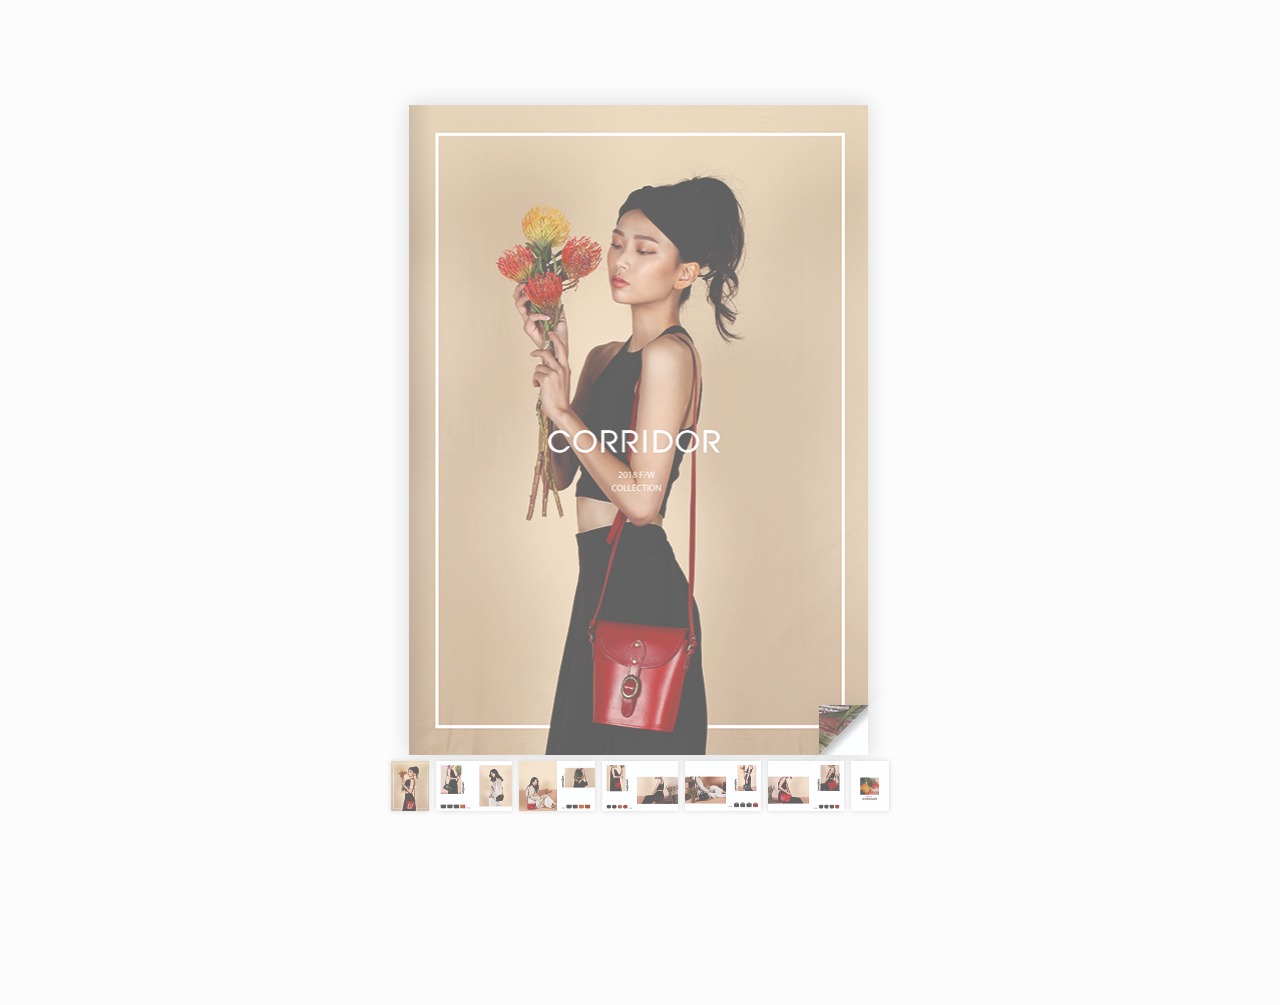
<file: blog_sub/lookbook/samples/corridor/corridor.html>
<!doctype html>
<!--[if lt IE 7 ]> <html lang="en" class="ie6"> <![endif]-->
<!--[if IE 7 ]>    <html lang="en" class="ie7"> <![endif]-->
<!--[if IE 8 ]>    <html lang="en" class="ie8"> <![endif]-->
<!--[if IE 9 ]>    <html lang="en" class="ie9"> <![endif]-->
<!--[if !IE]><!--> <html lang="en"> <!--<![endif]-->
<head>
<title>Using turn.js and the new zoom feature</title>
<meta name="viewport" content="width = 1050, user-scalable = no" />
<script type="text/javascript" src="../../extras/jquery.min.1.7.js"></script>
<script type="text/javascript" src="../../extras/modernizr.2.5.3.min.js"></script>
<script type="text/javascript" src="../../lib/hash.js"></script>

</head>
<body>

<div id="canvas">

<!--<div class="zoom-icon zoom-icon-in"></div>-->

<div class="magazine-viewport">
	<div class="container">
		<div class="magazine">
			<!-- Next button -->
			<div ignore="1" class="next-button"></div>
			<!-- Previous button -->
			<div ignore="1" class="previous-button"></div>
		</div>
	</div>
</div>

<!-- Thumbnails -->
<div class="thumbnails">
	<div>
		<ul>
			<li class="i">
				<img src="pages/1-thumb.jpg" width="76" height="100" class="page-1">
				<span>1</span>
			</li>
			<li class="d">
				<img src="pages/12-thumb.jpg" width="76" height="100" class="page-12">
				<img src="pages/13-thumb.jpg" width="76" height="100" class="page-13">
				<span>12-13</span>
			</li>
			<li class="d">
				<img src="pages/22-thumb.jpg" width="76" height="100" class="page-22">
				<img src="pages/23-thumb.jpg" width="76" height="100" class="page-23">
				<span>22-23</span>
			</li>
			<li class="d">
				<img src="pages/32-thumb.jpg" width="76" height="100" class="page-32">
				<img src="pages/33-thumb.jpg" width="76" height="100" class="page-33">
				<span>32-33</span>
			</li>
			<li class="d">
				<img src="pages/42-thumb.jpg" width="76" height="100" class="page-42">
				<img src="pages/43-thumb.jpg" width="76" height="100" class="page-43">
				<span>42-43</span>
			</li>
			<li class="d">
				<img src="pages/52-thumb.jpg" width="76" height="100" class="page-52">
				<img src="pages/53-thumb.jpg" width="76" height="100" class="page-53">
				<span>10-11</span>
			</li>
			<li class="i">
				<img src="pages/64-thumb.jpg" width="76" height="100" class="page-64">
				<span>64</span>
			</li>
		<ul>
	<div>	
</div>
</div>

<script type="text/javascript">

function loadApp() {

 	$('#canvas').fadeIn(1000);

 	var flipbook = $('.magazine');

 	// Check if the CSS was already loaded
	
	if (flipbook.width()==0 || flipbook.height()==0) {
		setTimeout(loadApp, 10);
		return;
	}
	
	// Create the flipbook

	flipbook.turn({
			
			// Magazine width

			width: 919,

			// Magazine height

			height: 650,

			// Duration in millisecond

			duration: 1000,

			// Hardware acceleration

			acceleration: !isChrome(),

			// Enables gradients

			gradients: true,
			
			// Auto center this flipbook

			autoCenter: true,

			// Elevation from the edge of the flipbook when turning a page

			elevation: 50,

			// The number of pages

			pages: 64,

			// Events

			when: {
				turning: function(event, page, view) {
					
					var book = $(this),
					currentPage = book.turn('page'),
					pages = book.turn('pages');
			
					// Update the current URI

					Hash.go('page/' + page).update();

					// Show and hide navigation buttons

					disableControls(page);
					

					$('.thumbnails .page-'+currentPage).
						parent().
						removeClass('current');

					$('.thumbnails .page-'+page).
						parent().
						addClass('current');



				},

				turned: function(event, page, view) {

					disableControls(page);

					$(this).turn('center');

					if (page==1) { 
						$(this).turn('peel', 'br');
					}

				},

				missing: function (event, pages) {

					// Add pages that aren't in the magazine

					for (var i = 0; i < pages.length; i++)
						addPage(pages[i], $(this));

				}
			}

	});

	// Zoom.js

	// $('.magazine-viewport').zoom({
	// 	flipbook: $('.magazine'),

	// 	max: function() { 
			
	// 		return largeMagazineWidth()/$('.magazine').width();

	// 	}, 

	// 	when: {

	// 		swipeLeft: function() {

	// 			$(this).zoom('flipbook').turn('next');

	// 		},

	// 		swipeRight: function() {
				
	// 			$(this).zoom('flipbook').turn('previous');

	// 		},

	// 		resize: function(event, scale, page, pageElement) {

	// 			if (scale==1)
	// 				loadSmallPage(page, pageElement);
	// 			else
	// 				loadLargePage(page, pageElement);

	// 		},

	// 		zoomIn: function () {

	// 			$('.thumbnails').hide();
	// 			$('.made').hide();
	// 			$('.magazine').removeClass('animated').addClass('zoom-in');
	// 			$('.zoom-icon').removeClass('zoom-icon-in').addClass('zoom-icon-out');
				
	// 			if (!window.escTip && !$.isTouch) {
	// 				escTip = true;

	// 				$('<div />', {'class': 'exit-message'}).
	// 					html('<div>Press ESC to exit</div>').
	// 						appendTo($('body')).
	// 						delay(2000).
	// 						animate({opacity:0}, 500, function() {
	// 							$(this).remove();
	// 						});
	// 			}
	// 		},

	// 		zoomOut: function () {

	// 			$('.exit-message').hide();
	// 			$('.thumbnails').fadeIn();
	// 			$('.made').fadeIn();
	// 			$('.zoom-icon').removeClass('zoom-icon-out').addClass('zoom-icon-in');

	// 			setTimeout(function(){
	// 				$('.magazine').addClass('animated').removeClass('zoom-in');
	// 				resizeViewport();
	// 			}, 0);

	// 		}
	// 	}
	// });

	// // Zoom event

	// // if ($.isTouch)
	// // 	$('.magazine-viewport').bind('zoom.doubleTap', zoomTo);
	// // else
	// // 	$('.magazine-viewport').bind('zoom.tap', zoomTo);


	// // Using arrow keys to turn the page

	// $(document).keydown(function(e){

	// 	var previous = 37, next = 39, esc = 27;

	// 	switch (e.keyCode) {
	// 		case previous:

	// 			// left arrow
	// 			$('.magazine').turn('previous');
	// 			e.preventDefault();

	// 		break;
	// 		case next:

	// 			//right arrow
	// 			$('.magazine').turn('next');
	// 			e.preventDefault();

	// 		break;
	// 		case esc:
				
	// 			$('.magazine-viewport').zoom('zoomOut');	
	// 			e.preventDefault();

	// 		break;
	// 	}
	// });

	// URIs - Format #/page/1 

	Hash.on('^page\/([0-9]*)$', {
		yep: function(path, parts) {
			var page = parts[1];

			if (page!==undefined) {
				if ($('.magazine').turn('is'))
					$('.magazine').turn('page', page);
			}

		},
		nop: function(path) {

			if ($('.magazine').turn('is'))
				$('.magazine').turn('page', 1);
		}
	});


	$(window).resize(function() {
		resizeViewport();
	}).bind('orientationchange', function() {
		resizeViewport();
	});

	// Events for thumbnails

	$('.thumbnails').click(function(event) {
		
		var page;

		if (event.target && (page=/page-([0-9]+)/.exec($(event.target).attr('class'))) ) {
		
			$('.magazine').turn('page', page[1]);
		}
	});

	$('.thumbnails li').
		bind($.mouseEvents.over, function() {
			
			$(this).addClass('thumb-hover');

		}).bind($.mouseEvents.out, function() {
			
			$(this).removeClass('thumb-hover');

		});

	if ($.isTouch) {
	
		$('.thumbnails').
			addClass('thumbanils-touch').
			bind($.mouseEvents.move, function(event) {
				event.preventDefault();
			});

	} else {

		$('.thumbnails ul').mouseover(function() {

			$('.thumbnails').addClass('thumbnails-hover');

		}).mousedown(function() {

			return false;

		}).mouseout(function() {

			$('.thumbnails').removeClass('thumbnails-hover');

		});

	}


	// Regions

	if ($.isTouch) {
		$('.magazine').bind('touchstart', regionClick);
	} else {
		$('.magazine').click(regionClick);
	}

	// Events for the next button

	$('.next-button').bind($.mouseEvents.over, function() {
		
		$(this).addClass('next-button-hover');

	}).bind($.mouseEvents.out, function() {
		
		$(this).removeClass('next-button-hover');

	}).bind($.mouseEvents.down, function() {
		
		$(this).addClass('next-button-down');

	}).bind($.mouseEvents.up, function() {
		
		$(this).removeClass('next-button-down');

	}).click(function() {
		
		$('.magazine').turn('next');

	});

	// Events for the next button
	
	$('.previous-button').bind($.mouseEvents.over, function() {
		
		$(this).addClass('previous-button-hover');

	}).bind($.mouseEvents.out, function() {
		
		$(this).removeClass('previous-button-hover');

	}).bind($.mouseEvents.down, function() {
		
		$(this).addClass('previous-button-down');

	}).bind($.mouseEvents.up, function() {
		
		$(this).removeClass('previous-button-down');

	}).click(function() {
		
		$('.magazine').turn('previous');

	});


	resizeViewport();

	$('.magazine').addClass('animated');

}

// Zoom icon

 $('.zoom-icon').bind('mouseover', function() { 
 	
 	if ($(this).hasClass('zoom-icon-in'))
 		$(this).addClass('zoom-icon-in-hover');

 	if ($(this).hasClass('zoom-icon-out'))
 		$(this).addClass('zoom-icon-out-hover');
 
 }).bind('mouseout', function() { 
 	
 	 if ($(this).hasClass('zoom-icon-in'))
 		$(this).removeClass('zoom-icon-in-hover');
 	
 	if ($(this).hasClass('zoom-icon-out'))
 		$(this).removeClass('zoom-icon-out-hover');

 }).bind('click', function() {

 	if ($(this).hasClass('zoom-icon-in'))
 		$('.magazine-viewport').zoom('zoomIn');
 	else if ($(this).hasClass('zoom-icon-out'))	
		$('.magazine-viewport').zoom('zoomOut');

 });

 $('#canvas').hide();


// Load the HTML4 version if there's not CSS transform

yepnope({
	test : Modernizr.csstransforms,
	yep: ['../../lib/turn.js'],
	nope: ['../../lib/turn.html4.min.js'],
	both: ['../../lib/zoom.min.js', 'js/magazine.js', 'css/magazine.css'],
	complete: loadApp
});

</script>

</body>
</html>
</file>
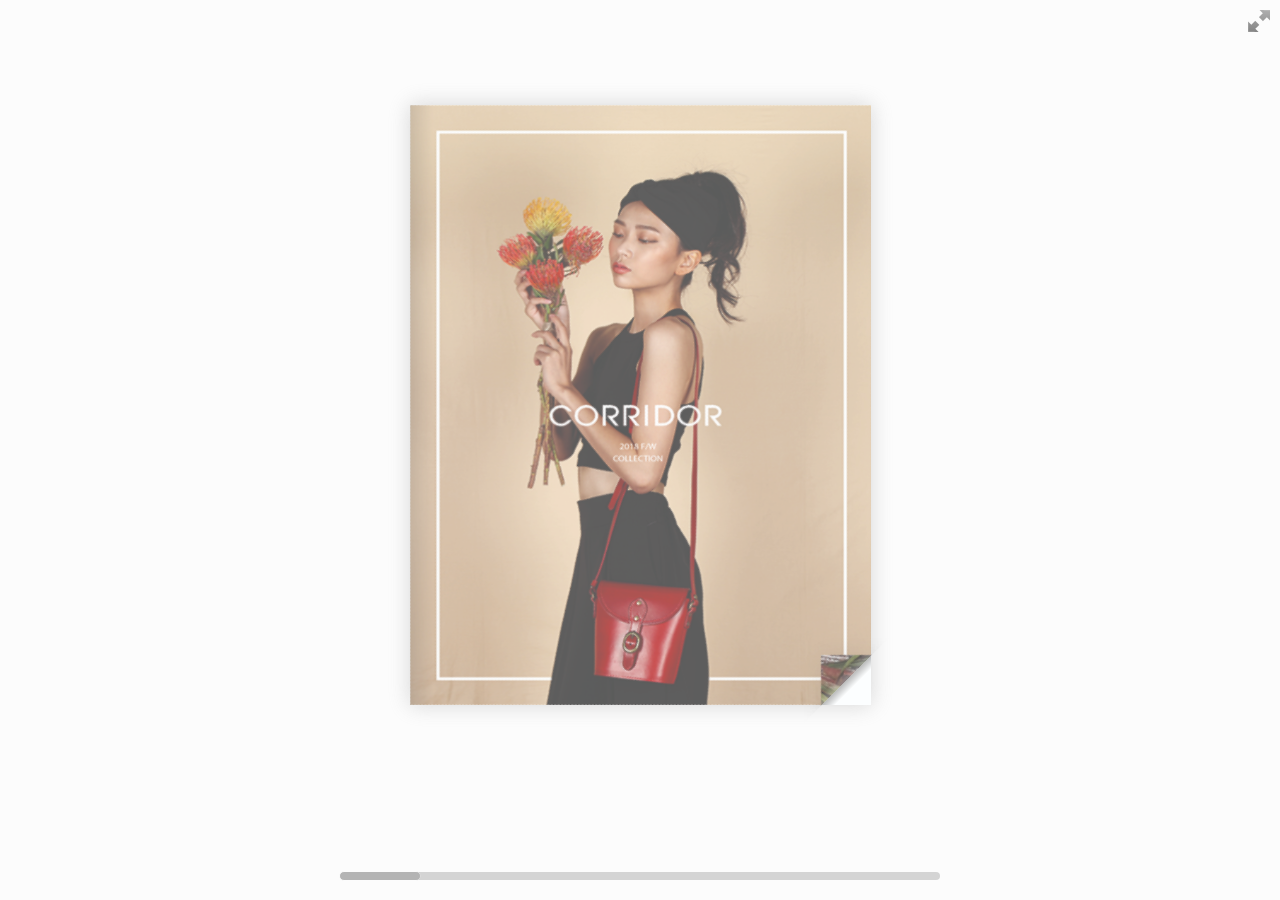
<file: blog_sub/lookbook/samples/corridor/slider.html>
<!doctype html>
<html lang="en">
<head>
<title>Using turn.js and the new zoom feature</title>
<meta name="viewport" content="width = 1050, user-scalable = no" />
<link rel="icon" type="image/png" href="../../pics/favicon.png" />
<script type="text/javascript" src="../../extras/jquery.min.1.7.js"></script>
<script type="text/javascript" src="../../extras/jquery-ui-1.8.20.custom.min.js"></script>
<script type="text/javascript" src="../../extras/modernizr.2.5.3.min.js"></script>
<script type="text/javascript" src="../../lib/hash.js"></script>
</head>
<body>

<div id="canvas">

<div class="zoom-icon zoom-icon-in"></div>

<div class="magazine-viewport">
	<div class="container">
		<div class="magazine">
			<!-- Next button -->
			<div ignore="1" class="next-button"></div>
			<!-- Previous button -->
			<div ignore="1" class="previous-button"></div>
		</div>
	</div>
	<div class="bottom">
		<div id="slider-bar" class="turnjs-slider">
			<div id="slider"></div>
		</div>
	</div>
</div>

<script type="text/javascript">

function loadApp() {

 	$('#canvas').fadeIn(1000);

 	var flipbook = $('.magazine');

 	// Check if the CSS was already loaded
	
	if (flipbook.width()==0 || flipbook.height()==0) {
		setTimeout(loadApp, 10);
		return;
	}
	
	// Create the flipbook

	flipbook.turn({
			
			// Magazine width

			width: 922,

			// Magazine height

			height: 600,

			// Duration in millisecond

			duration: 1000,

			// Enables gradients

			gradients: true,
			
			// Auto center this flipbook

			autoCenter: true,

			// Elevation from the edge of the flipbook when turning a page

			elevation: 50,

			// The number of pages

			pages: 12,

			// Events

			when: {
				turning: function(event, page, view) {
					
					var book = $(this),
					currentPage = book.turn('page'),
					pages = book.turn('pages');
			
					// Update the current URI

					Hash.go('page/' + page).update();

					// Show and hide navigation buttons

					disableControls(page);

				},

				turned: function(event, page, view) {

					disableControls(page);

					$(this).turn('center');

					$('#slider').slider('value', getViewNumber($(this), page));

					if (page==1) { 
						$(this).turn('peel', 'br');
					}

				},

				missing: function (event, pages) {

					// Add pages that aren't in the magazine

					for (var i = 0; i < pages.length; i++)
						addPage(pages[i], $(this));

				}
			}

	});

	// Zoom.js

	$('.magazine-viewport').zoom({
		flipbook: $('.magazine'),

		max: function() { 
			
			return largeMagazineWidth()/$('.magazine').width();

		}, 

		when: {
			swipeLeft: function() {

				$(this).zoom('flipbook').turn('next');

			},

			swipeRight: function() {
				
				$(this).zoom('flipbook').turn('previous');

			},

			resize: function(event, scale, page, pageElement) {

				if (scale==1)
					loadSmallPage(page, pageElement);
				else
					loadLargePage(page, pageElement);

			},

			zoomIn: function () {

				$('#slider-bar').hide();
				$('.made').hide();
				$('.magazine').removeClass('animated').addClass('zoom-in');
				$('.zoom-icon').removeClass('zoom-icon-in').addClass('zoom-icon-out');
				
				if (!window.escTip && !$.isTouch) {
					escTip = true;

					$('<div />', {'class': 'exit-message'}).
						html('<div>Press ESC to exit</div>').
							appendTo($('body')).
							delay(2000).
							animate({opacity:0}, 500, function() {
								$(this).remove();
							});
				}
			},

			zoomOut: function () {

				$('#slider-bar').fadeIn();
				$('.exit-message').hide();
				$('.made').fadeIn();
				$('.zoom-icon').removeClass('zoom-icon-out').addClass('zoom-icon-in');

				setTimeout(function(){
					$('.magazine').addClass('animated').removeClass('zoom-in');
					resizeViewport();
				}, 0);

			}
		}
	});

	// Zoom event

	if ($.isTouch)
		$('.magazine-viewport').bind('zoom.doubleTap', zoomTo);
	else
		$('.magazine-viewport').bind('zoom.tap', zoomTo);


	// Using arrow keys to turn the page

	$(document).keydown(function(e){

		var previous = 37, next = 39, esc = 27;

		switch (e.keyCode) {
			case previous:

				// left arrow
				$('.magazine').turn('previous');
				e.preventDefault();

			break;
			case next:

				//right arrow
				$('.magazine').turn('next');
				e.preventDefault();

			break;
			case esc:
				
				$('.magazine-viewport').zoom('zoomOut');	
				e.preventDefault();

			break;
		}
	});

	// URIs - Format #/page/1 

	Hash.on('^page\/([0-9]*)$', {
		yep: function(path, parts) {
			var page = parts[1];

			if (page!==undefined) {
				if ($('.magazine').turn('is'))
					$('.magazine').turn('page', page);
			}

		},
		nop: function(path) {

			if ($('.magazine').turn('is'))
				$('.magazine').turn('page', 1);
		}
	});


	$(window).resize(function() {
		resizeViewport();
	}).bind('orientationchange', function() {
		resizeViewport();
	});

	// Regions

	if ($.isTouch) {
		$('.magazine').bind('touchstart', regionClick);
	} else {
		$('.magazine').click(regionClick);
	}

	// Events for the next button

	$('.next-button').bind($.mouseEvents.over, function() {
		
		$(this).addClass('next-button-hover');

	}).bind($.mouseEvents.out, function() {
		
		$(this).removeClass('next-button-hover');

	}).bind($.mouseEvents.down, function() {
		
		$(this).addClass('next-button-down');

	}).bind($.mouseEvents.up, function() {
		
		$(this).removeClass('next-button-down');

	}).click(function() {
		
		$('.magazine').turn('next');

	});

	// Events for the next button
	
	$('.previous-button').bind($.mouseEvents.over, function() {
		
		$(this).addClass('previous-button-hover');

	}).bind($.mouseEvents.out, function() {
		
		$(this).removeClass('previous-button-hover');

	}).bind($.mouseEvents.down, function() {
		
		$(this).addClass('previous-button-down');

	}).bind($.mouseEvents.up, function() {
		
		$(this).removeClass('previous-button-down');

	}).click(function() {
		
		$('.magazine').turn('previous');

	});


	// Slider

	$( "#slider" ).slider({
		min: 1,
		max: numberOfViews(flipbook),

		start: function(event, ui) {

			if (!window._thumbPreview) {
				_thumbPreview = $('<div />', {'class': 'thumbnail'}).html('<div></div>');
				setPreview(ui.value);
				_thumbPreview.appendTo($(ui.handle));
			} else
				setPreview(ui.value);

			moveBar(false);

		},

		slide: function(event, ui) {

			setPreview(ui.value);

		},

		stop: function() {

			if (window._thumbPreview)
				_thumbPreview.removeClass('show');
			
			$('.magazine').turn('page', Math.max(1, $(this).slider('value')*2 - 2));

		}
	});

	resizeViewport();

	$('.magazine').addClass('animated');

}

// Zoom icon

 $('.zoom-icon').bind('mouseover', function() { 
 	
 	if ($(this).hasClass('zoom-icon-in'))
 		$(this).addClass('zoom-icon-in-hover');

 	if ($(this).hasClass('zoom-icon-out'))
 		$(this).addClass('zoom-icon-out-hover');
 
 }).bind('mouseout', function() { 
 	
 	 if ($(this).hasClass('zoom-icon-in'))
 		$(this).removeClass('zoom-icon-in-hover');
 	
 	if ($(this).hasClass('zoom-icon-out'))
 		$(this).removeClass('zoom-icon-out-hover');

 }).bind('click', function() {

 	if ($(this).hasClass('zoom-icon-in'))
 		$('.magazine-viewport').zoom('zoomIn');
 	else if ($(this).hasClass('zoom-icon-out'))	
		$('.magazine-viewport').zoom('zoomOut');

 });

 $('#canvas').hide();


// Load the HTML4 version if there's not CSS transform

yepnope({
	test : Modernizr.csstransforms,
	yep: ['../../lib/turn.min.js'],
	nope: ['../../lib/turn.html4.min.js', 'css/jquery.ui.html4.css'],
	both: ['../../lib/zoom.min.js', 'css/jquery.ui.css', 'js/magazine.js', 'css/magazine.css'],
	complete: loadApp
});

</script>

</body>
</html>
</file>
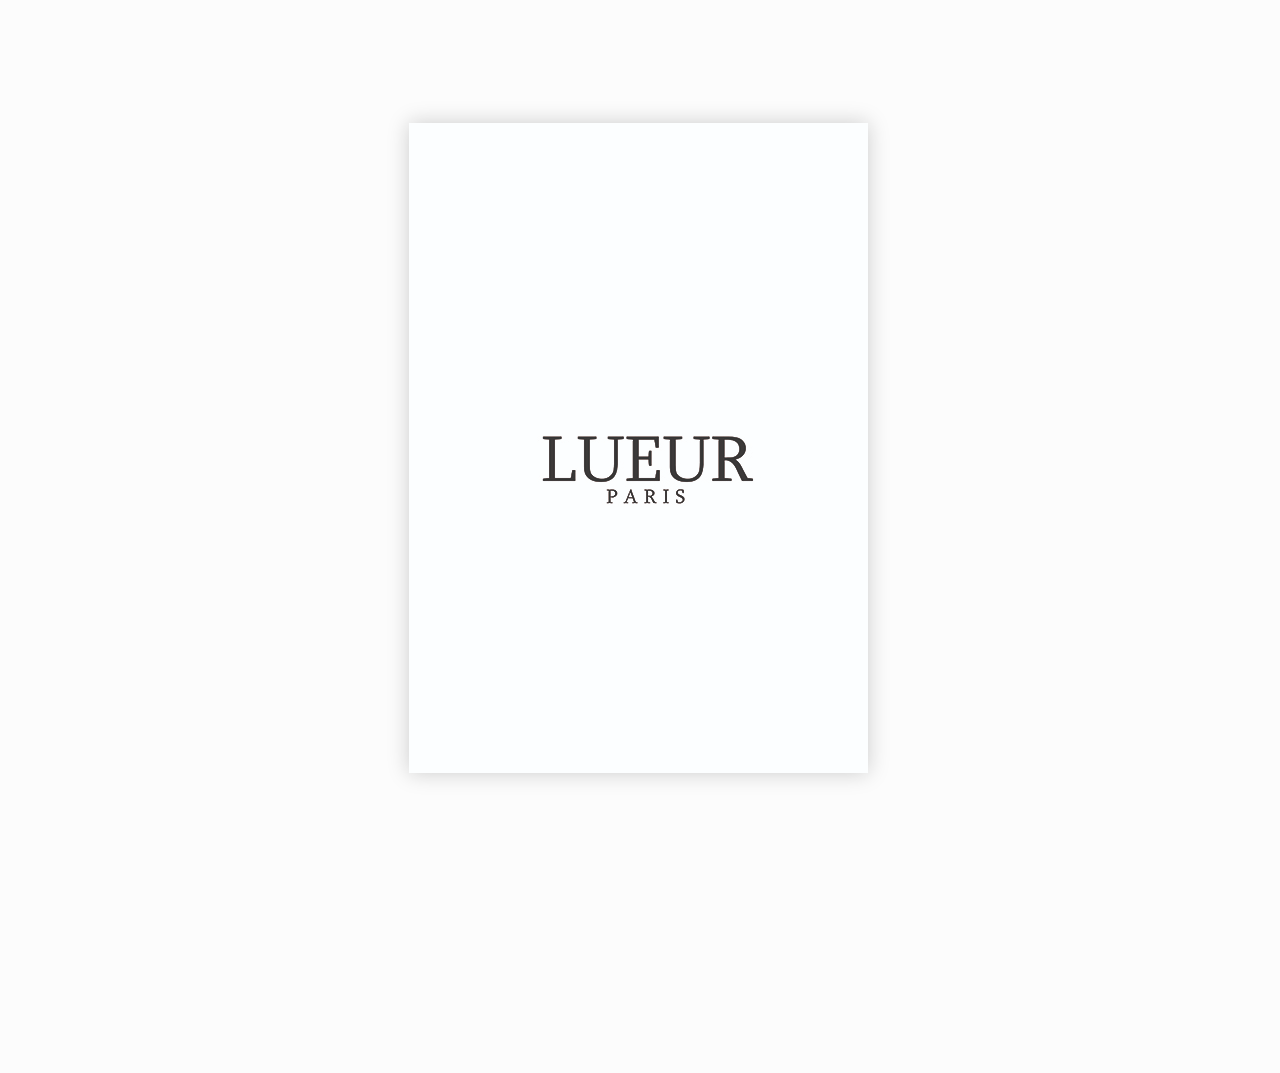
<file: blog_sub/lookbook/samples/lueur/lueur.html>
<!doctype html>
<!--[if lt IE 7 ]> <html lang="en" class="ie6"> <![endif]-->
<!--[if IE 7 ]>    <html lang="en" class="ie7"> <![endif]-->
<!--[if IE 8 ]>    <html lang="en" class="ie8"> <![endif]-->
<!--[if IE 9 ]>    <html lang="en" class="ie9"> <![endif]-->
<!--[if !IE]><!--> <html lang="en"> <!--<![endif]-->
<head>
<meta name="viewport" content="width = 1050, user-scalable = no" />
<script type="text/javascript" src="../../extras/jquery.min.1.7.js"></script>
<script type="text/javascript" src="../../extras/modernizr.2.5.3.min.js"></script>
</head>
<body>

<div class="flipbook-viewport">
	<div class="container">
		<div class="flipbook">
			<div style="background-image:url(pages/1.jpg)"></div>
			<div style="background-image:url(pages/2.jpg)"></div>
			<div style="background-image:url(pages/3.jpg)"></div>
			<div style="background-image:url(pages/4.jpg)"></div>
			<div style="background-image:url(pages/5.jpg)"></div>
			<div style="background-image:url(pages/6.jpg)"></div>
			<div style="background-image:url(pages/7.jpg)"></div>
			<div style="background-image:url(pages/8.jpg)"></div>
			<div style="background-image:url(pages/9.jpg)"></div>
			<div style="background-image:url(pages/10.jpg)"></div>
			<div style="background-image:url(pages/11.jpg)"></div>
			<div style="background-image:url(pages/12.jpg)"></div>
			<div style="background-image:url(pages/13.jpg)"></div>
			<div style="background-image:url(pages/14.jpg)"></div>
			<div style="background-image:url(pages/15.jpg)"></div>
			<div style="background-image:url(pages/16.jpg)"></div>
			<div style="background-image:url(pages/17.jpg)"></div>
			<div style="background-image:url(pages/18.jpg)"></div>
			<div style="background-image:url(pages/19.jpg)"></div>
			<div style="background-image:url(pages/20.jpg)"></div>
			<div style="background-image:url(pages/21.jpg)"></div>
			<div style="background-image:url(pages/22.jpg)"></div>
			<div style="background-image:url(pages/23.jpg)"></div>
			<div style="background-image:url(pages/24.jpg)"></div>
			<div style="background-image:url(pages/25.jpg)"></div>
			<div style="background-image:url(pages/26.jpg)"></div>
			<div style="background-image:url(pages/27.jpg)"></div>
			<div style="background-image:url(pages/28.jpg)"></div>
		</div>
	</div>
</div>


<script type="text/javascript">

function loadApp() {

	// Create the flipbook

	$('.flipbook').turn({
			// Width

			width:918,
			
			// Height

			height:650,

			// Elevation

			elevation: 50,
			
			// Enable gradients

			gradients: true,
			
			// Auto center this flipbook

			autoCenter: true

	});
}

// Load the HTML4 version if there's not CSS transform

yepnope({
	test : Modernizr.csstransforms,
	yep: ['../../lib/turn.js'],
	nope: ['../../lib/turn.html4.min.js'],
	both: ['css/basic.css'],
	complete: loadApp
});

</script>

</body>
</html>
</file>
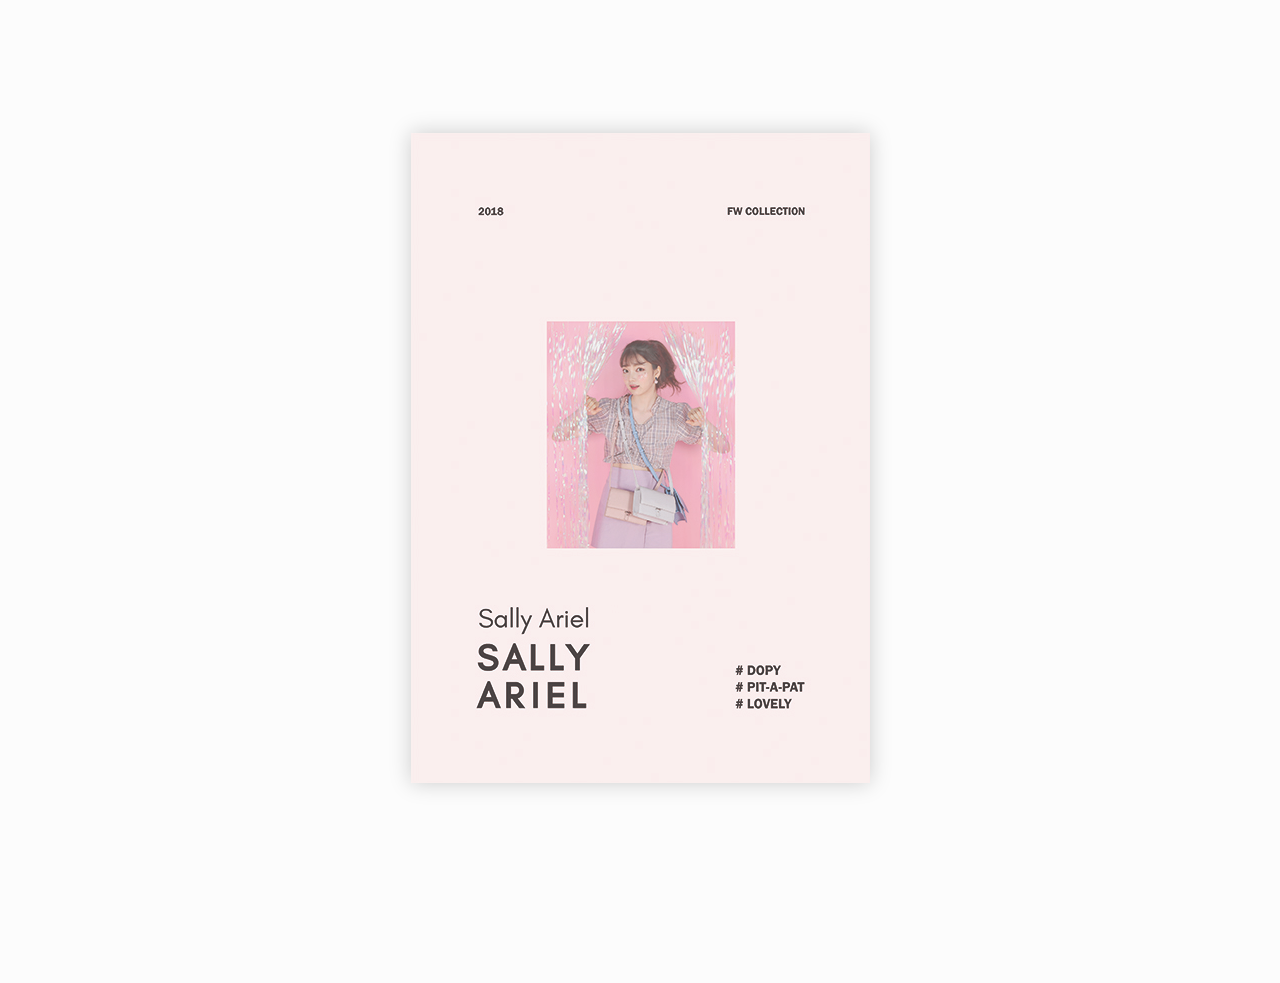
<file: blog_sub/lookbook/samples/sallyariel/sallyariel.html>
<!doctype html>
<!--[if lt IE 7 ]> <html lang="en" class="ie6"> <![endif]-->
<!--[if IE 7 ]>    <html lang="en" class="ie7"> <![endif]-->
<!--[if IE 8 ]>    <html lang="en" class="ie8"> <![endif]-->
<!--[if IE 9 ]>    <html lang="en" class="ie9"> <![endif]-->
<!--[if !IE]><!--> <html lang="en"> <!--<![endif]-->
<head>
<meta name="viewport" content="width = 1050, user-scalable = no" />
<script type="text/javascript" src="../../extras/jquery.min.1.7.js"></script>
<script type="text/javascript" src="../../extras/modernizr.2.5.3.min.js"></script>
</head>
<body>

<div class="flipbook-viewport">
	<div class="container">
		<div class="flipbook">
			<div class="page" style="background-image:url(pages/1.jpg)"></div>
			<div class="double" style="background-image:url(pages/2.jpg)"></div>
			<div class="double" style="background-image:url(pages/3.jpg)"></div>
			<div class="double" style="background-image:url(pages/4.jpg)"></div>
			<div class="double" style="background-image:url(pages/5.jpg)"></div>
			<div class="double" style="background-image:url(pages/6.jpg)"></div>
			<div class="double" style="background-image:url(pages/7.jpg)"></div>
			<div class="double" style="background-image:url(pages/8.jpg)"></div>
			<div class="double" style="background-image:url(pages/9.jpg)"></div>
			<div class="double" style="background-image:url(pages/10.jpg)"></div>
			<div class="double" style="background-image:url(pages/11.jpg)"></div>
			<div class="double" style="background-image:url(pages/12.jpg)"></div>
			<div class="double" style="background-image:url(pages/13.jpg)"></div>
			<div class="page" style="background-image:url(pages/14.jpg)"></div>
		</div>
	</div>
</div>


<script type="text/javascript">

function loadApp() {

	var flipbook = $('.flipbook');

 	// Check if the CSS was already loaded
	
	if (flipbook.width()==0 || flipbook.height()==0) {
		setTimeout(loadApp, 10);
		return;
	}

	$('.flipbook .double').scissor();

	// Create the flipbook

	$('.flipbook').turn({
			// Elevation

			elevation: 50,
			
			// Enable gradients

			gradients: true,
			
			// Auto center this flipbook

			autoCenter: true

	});
}

// Load the HTML4 version if there's not CSS transform

yepnope({
	test : Modernizr.csstransforms,
	yep: ['../../lib/turn.min.js'],
	nope: ['../../lib/turn.html4.min.js'],
	both: ['../../lib/scissor.min.js', 'css/double-page.css'],
	complete: loadApp
});

</script>

</body>
</html>
</file>
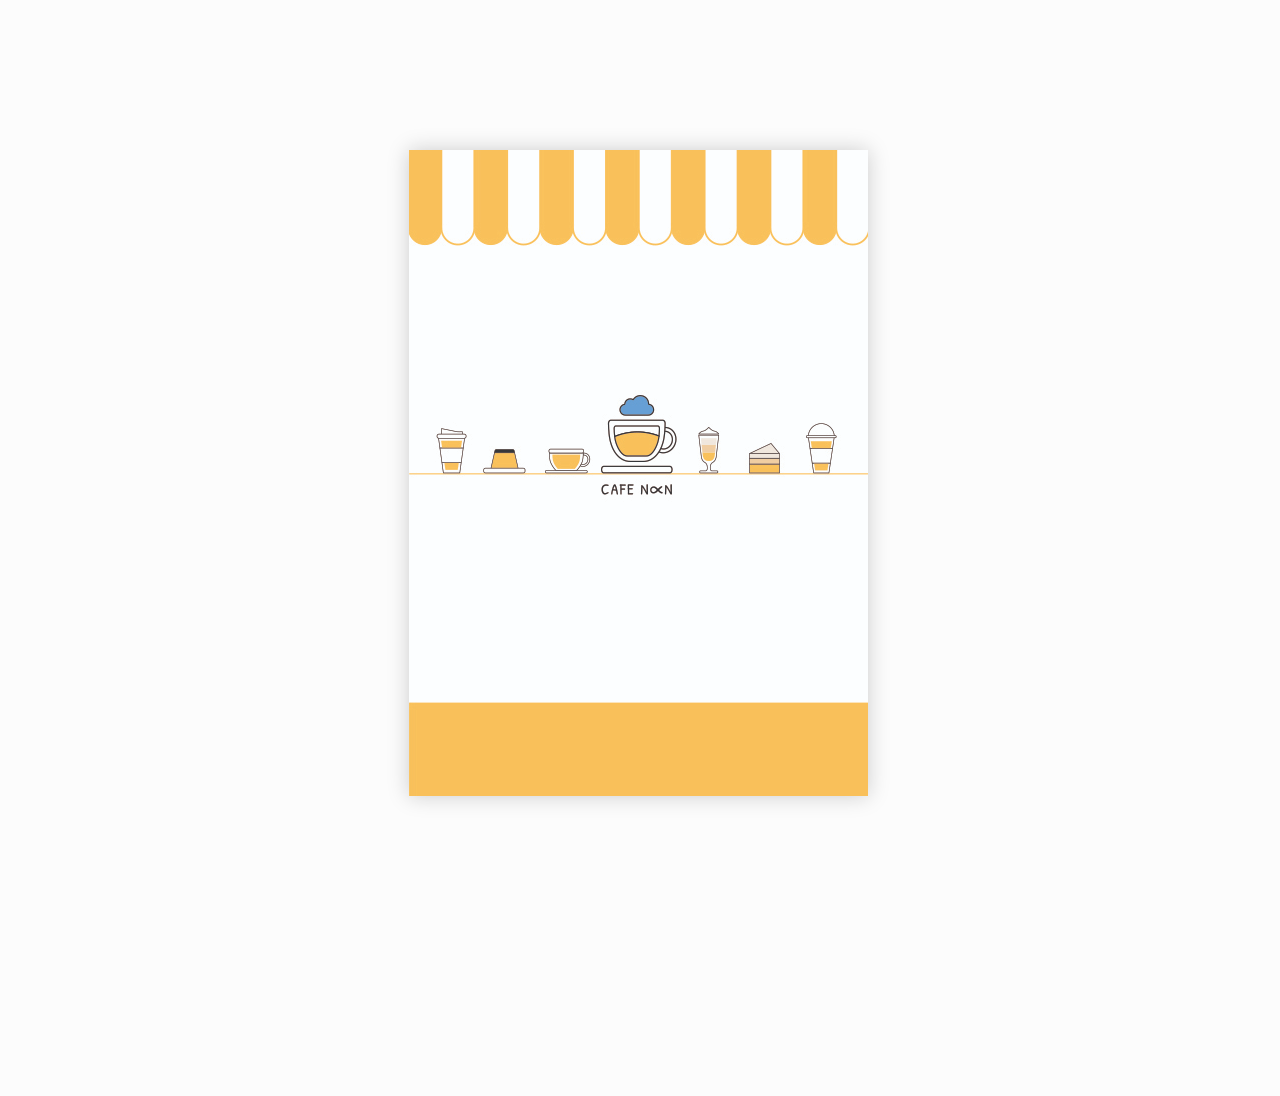
<file: blog_sub/brand1/ebook/samples/basic/ebook.html>
<!doctype html>
<!--[if lt IE 7 ]> <html lang="en" class="ie6"> <![endif]-->
<!--[if IE 7 ]>    <html lang="en" class="ie7"> <![endif]-->
<!--[if IE 8 ]>    <html lang="en" class="ie8"> <![endif]-->
<!--[if IE 9 ]>    <html lang="en" class="ie9"> <![endif]-->
<!--[if !IE]><!--> <html lang="en"> <!--<![endif]-->
<head>
<meta name="viewport" content="width = 1050, user-scalable = no" />
<script type="text/javascript" src="../../extras/jquery.min.1.7.js"></script>
<script type="text/javascript" src="../../extras/modernizr.2.5.3.min.js"></script>
</head>
<body>

<div class="flipbook-viewport">
	<div class="container">
		<div class="flipbook">
			<div style="background-image:url(pages/1.jpg)"></div>
			<div style="background-image:url(pages/2.jpg)"></div>
			<div style="background-image:url(pages/3.jpg)"></div>
			<div style="background-image:url(pages/4.jpg)"></div>
			<div style="background-image:url(pages/5.jpg)"></div>
			<div style="background-image:url(pages/6.jpg)"></div>
			<div style="background-image:url(pages/7.jpg)"></div>
			<div style="background-image:url(pages/8.jpg)"></div>
			<div style="background-image:url(pages/9.jpg)"></div>
			<div style="background-image:url(pages/10.jpg)"></div>
			<div style="background-image:url(pages/11.jpg)"></div>
			<div style="background-image:url(pages/12.jpg)"></div>
			<div style="background-image:url(pages/13.jpg)"></div>
			<div style="background-image:url(pages/14.jpg)"></div>
			<div style="background-image:url(pages/15.jpg)"></div>
			<div style="background-image:url(pages/16.jpg)"></div>
			<div style="background-image:url(pages/17.jpg)"></div>
			<div style="background-image:url(pages/18.jpg)"></div>
			<div style="background-image:url(pages/19.jpg)"></div>
			<div style="background-image:url(pages/20.jpg)"></div>
			<div style="background-image:url(pages/21.jpg)"></div>
			<div style="background-image:url(pages/22.jpg)"></div>
			<div style="background-image:url(pages/23.jpg)"></div>
			<div style="background-image:url(pages/24.jpg)"></div>
			<div style="background-image:url(pages/25.jpg)"></div>
			<div style="background-image:url(pages/26.jpg)"></div>
			<div style="background-image:url(pages/27.jpg)"></div>
			<div style="background-image:url(pages/28.jpg)"></div>
			<div style="background-image:url(pages/29.jpg)"></div>
			<div style="background-image:url(pages/30.jpg)"></div>
			<div style="background-image:url(pages/31.jpg)"></div>
			<div style="background-image:url(pages/32.jpg)"></div>
			<div style="background-image:url(pages/33.jpg)"></div>
			<div style="background-image:url(pages/34.jpg)"></div>
			<div style="background-image:url(pages/35.jpg)"></div>
			<div style="background-image:url(pages/36.jpg)"></div>
			<div style="background-image:url(pages/37.jpg)"></div>
			<div style="background-image:url(pages/38.jpg)"></div>
			<div style="background-image:url(pages/39.jpg)"></div>
			<div style="background-image:url(pages/40.jpg)"></div>
			<div style="background-image:url(pages/41.jpg)"></div>
			<div style="background-image:url(pages/42.jpg)"></div>
			<div style="background-image:url(pages/43.jpg)"></div>
			<div style="background-image:url(pages/44.jpg)"></div>
			<div style="background-image:url(pages/45.jpg)"></div>
			<div style="background-image:url(pages/46.jpg)"></div>
			<div style="background-image:url(pages/47.jpg)"></div>
			<div style="background-image:url(pages/48.jpg)"></div>
			<div style="background-image:url(pages/49.jpg)"></div>
			<div style="background-image:url(pages/50.jpg)"></div>
			<div style="background-image:url(pages/51.jpg)"></div>
			<div style="background-image:url(pages/52.jpg)"></div>
			<div style="background-image:url(pages/53.jpg)"></div>
			<div style="background-image:url(pages/54.jpg)"></div>
			<div style="background-image:url(pages/55.jpg)"></div>
			<div style="background-image:url(pages/56.jpg)"></div>
			<div style="background-image:url(pages/57.jpg)"></div>
			<div style="background-image:url(pages/58.jpg)"></div>
			<div style="background-image:url(pages/59.jpg)"></div>
			<div style="background-image:url(pages/60.jpg)"></div>
			<div style="background-image:url(pages/61.jpg)"></div>
			<div style="background-image:url(pages/62.jpg)"></div>
			<div style="background-image:url(pages/63.jpg)"></div>
			<div style="background-image:url(pages/64.jpg)"></div>
		</div>
	</div>
</div>


<script type="text/javascript">

function loadApp() {

	// Create the flipbook

	$('.flipbook').turn({
			// Width

			width:918,
			
			// Height

			height:646,

			// Elevation

			elevation: 50,
			
			// Enable gradients

			gradients: true,
			
			// Auto center this flipbook

			autoCenter: true

	});
}

// Load the HTML4 version if there's not CSS transform

yepnope({
	test : Modernizr.csstransforms,
	yep: ['../../lib/turn.js'],
	nope: ['../../lib/turn.html4.min.js'],
	both: ['css/basic.css'],
	complete: loadApp
});

</script>

</body>
</html>
</file>
